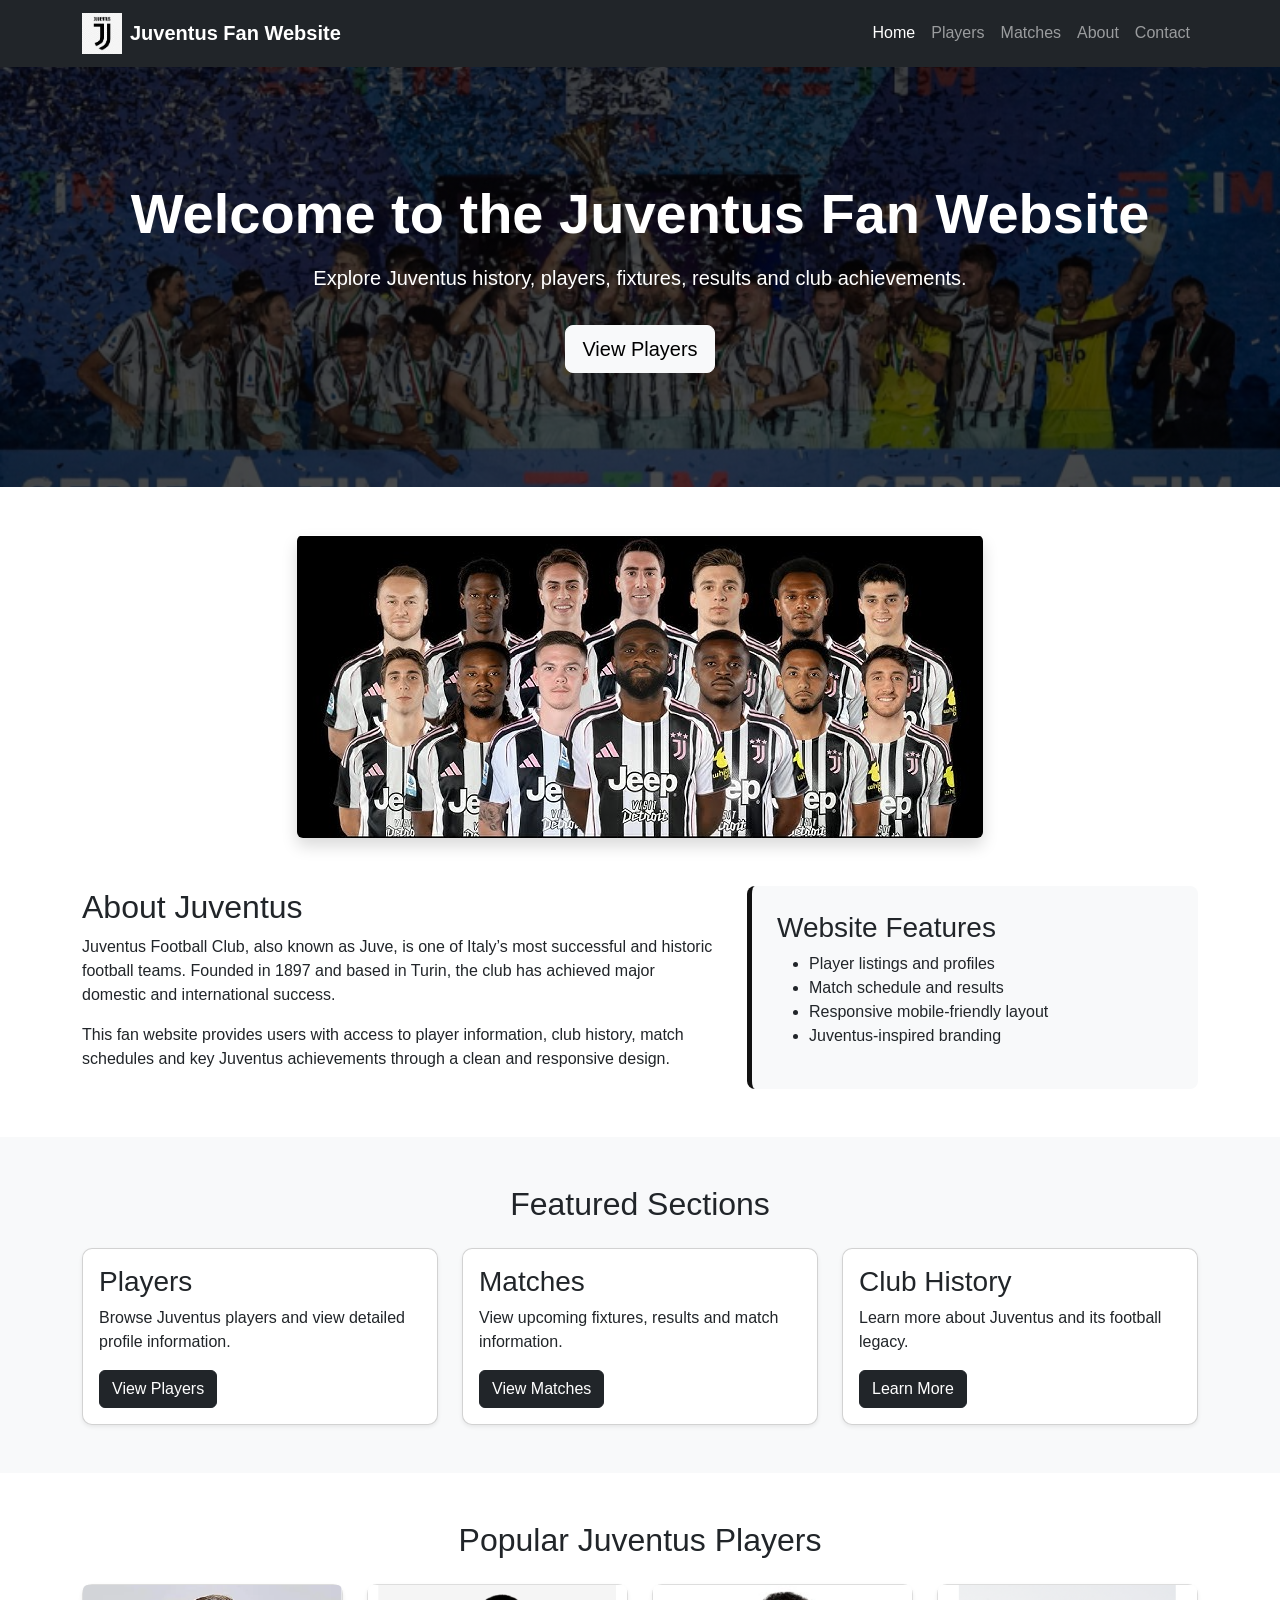
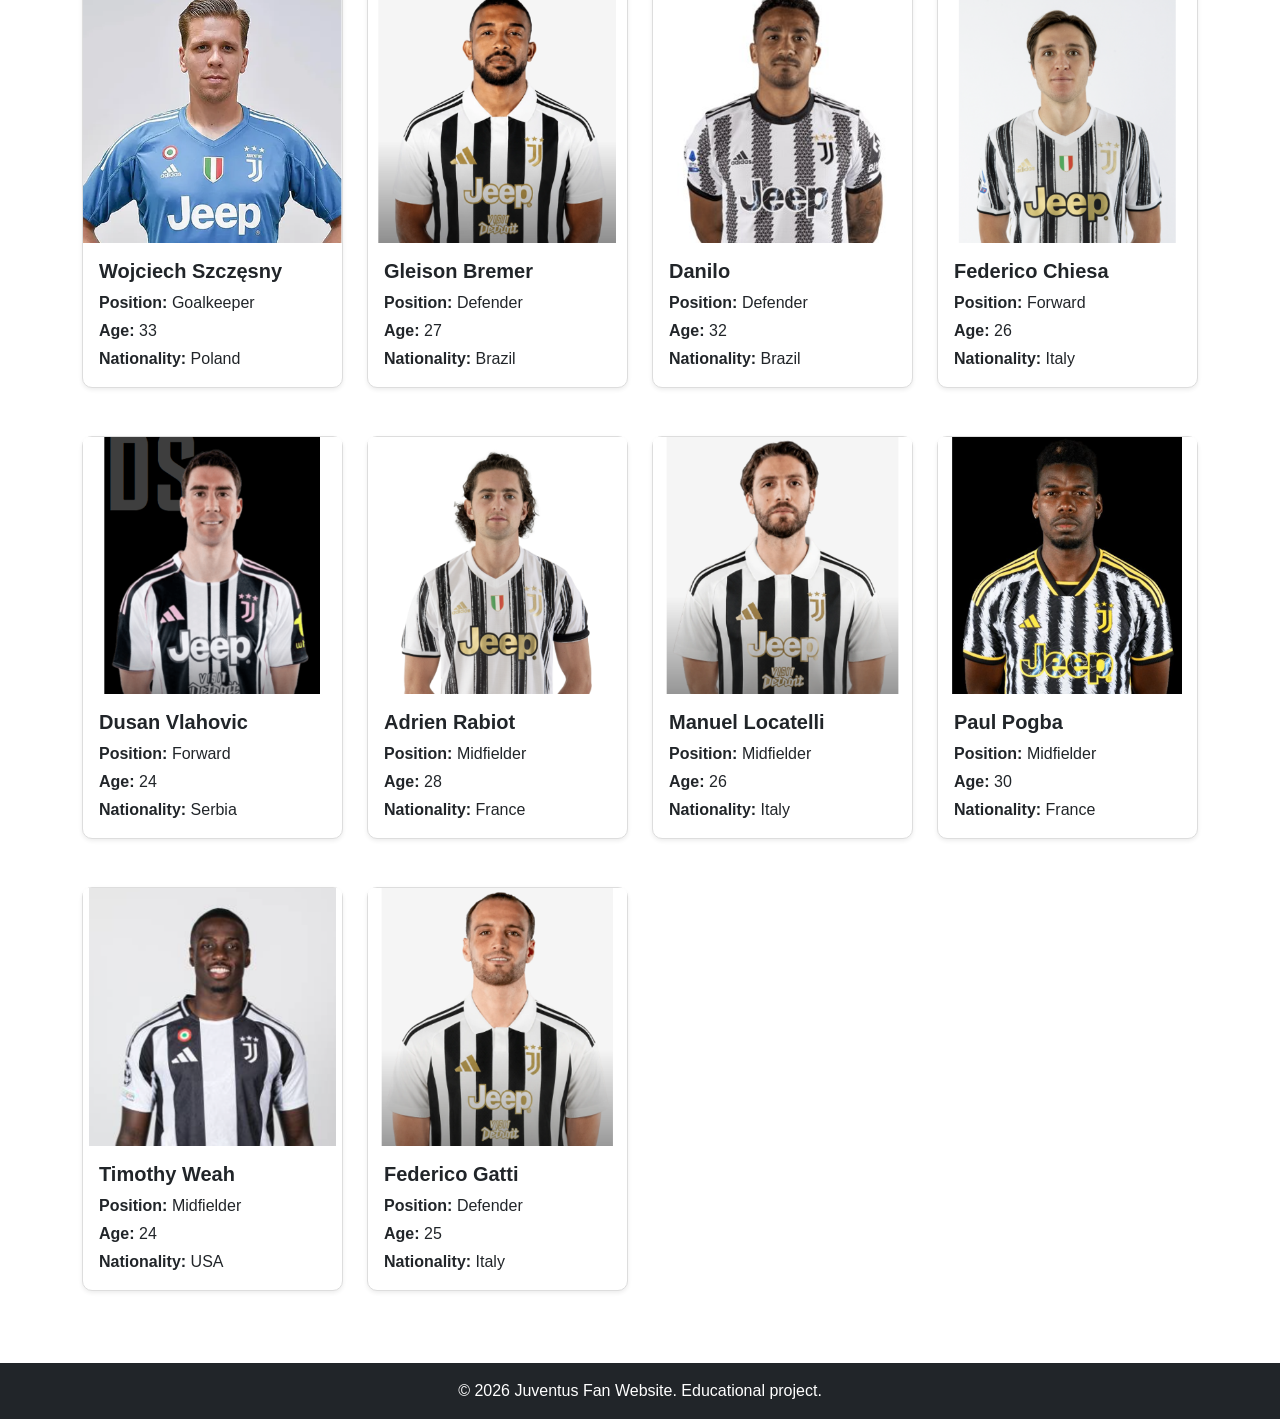
<file: index.html>
<!doctype html>
<html lang="en">
<head>
    <meta charset="UTF-8" />
    <meta name="viewport" content="width=device-width, initial-scale=1.0" />
    <meta name="description" content="A modern Juventus fan website featuring club history, players, match schedules and fan information." />

    <title>Juventus Fan Website - Home</title>

    <link href="https://cdn.jsdelivr.net/npm/bootstrap@5.3.3/dist/css/bootstrap.min.css" rel="stylesheet">
    <link href="css/styles.css" rel="stylesheet" type="text/css" />
</head>

<body>
    <nav class="navbar navbar-expand-lg navbar-dark bg-dark">
        <div class="container">
            <a class="navbar-brand fw-bold d-flex align-items-center" href="index.html">
    <img src="images/juventus-logo.png" alt="Juventus Logo" width="40" class="me-2">
    Juventus Fan Website
</a>
            <button class="navbar-toggler" type="button" data-bs-toggle="collapse" data-bs-target="#mainNavbar">
                <span class="navbar-toggler-icon"></span>
            </button>

            <div class="collapse navbar-collapse" id="mainNavbar">
                <ul class="navbar-nav ms-auto">
                    <li class="nav-item"><a class="nav-link active" href="index.html">Home</a></li>
                    <li class="nav-item"><a class="nav-link" href="players.html">Players</a></li>
                    <li class="nav-item"><a class="nav-link" href="matches.html">Matches</a></li>
                    <li class="nav-item"><a class="nav-link" href="about.html">About</a></li>
                    <li class="nav-item"><a class="nav-link" href="contact.html">Contact</a></li>
                </ul>
            </div>
        </div>
    </nav>

    <header class="hero-section text-white text-center d-flex align-items-center">
        <div class="container">
            <h1 class="display-4 fw-bold">Welcome to the Juventus Fan Website</h1>
            <p class="lead mt-3">
                Explore Juventus history, players, fixtures, results and club achievements.
            </p>
            <a href="players.html" class="btn btn-light btn-lg mt-3">View Players</a>
        </div>
    </header>

    <main>
        <section class="container my-5">
          <div class="text-center mb-5">
            <img src="images/team.png"
         alt="Juventus Team"
         class="img-fluid rounded shadow">
    </div>  
            <div class="row align-items-center">
                <div class="col-md-7">
                    <h2>About Juventus</h2>
                    <p>
                        Juventus Football Club, also known as Juve, is one of Italy’s most successful
                        and historic football teams. Founded in 1897 and based in Turin, the club has
                        achieved major domestic and international success.
                    </p>
                    <p>
                        This fan website provides users with access to player information, club history,
                        match schedules and key Juventus achievements through a clean and responsive design.
                    </p>
                </div>

                <div class="col-md-5">
                    <div class="info-card">
                        <h3>Website Features</h3>
                        <ul>
                            <li>Player listings and profiles</li>
                            <li>Match schedule and results</li>
                            <li>Responsive mobile-friendly layout</li>
                            <li>Juventus-inspired branding</li>
                        </ul>
                    </div>
                </div>
            </div>
        </section>

        <section class="bg-light py-5">
            <div class="container">
                <h2 class="text-center mb-4">Featured Sections</h2>

                <div class="row g-4">
                    <div class="col-md-4">
                        <div class="card h-100 shadow-sm">
                            <div class="card-body">
                                <h3 class="card-title">Players</h3>
                                <p class="card-text">
                                    Browse Juventus players and view detailed profile information.
                                </p>
                                <a href="players.html" class="btn btn-dark">View Players</a>
                            </div>
                        </div>
                    </div>

                    <div class="col-md-4">
                        <div class="card h-100 shadow-sm">
                            <div class="card-body">
                                <h3 class="card-title">Matches</h3>
                                <p class="card-text">
                                    View upcoming fixtures, results and match information.
                                </p>
                                <a href="matches.html" class="btn btn-dark">View Matches</a>
                            </div>
                        </div>
                    </div>

                    <div class="col-md-4">
                        <div class="card h-100 shadow-sm">
                            <div class="card-body">
                                <h3 class="card-title">Club History</h3>
                                <p class="card-text">
                                    Learn more about Juventus and its football legacy.
                                </p>
                                <a href="about.html" class="btn btn-dark">Learn More</a>
                            </div>
                        </div>
                    </div>
                </div>
            </div>
        </section>

        <section class="container my-5">
            <h2 class="text-center mb-4">Popular Juventus Players</h2>
            <div id="players" class="row g-4"></div>
        </section>
    </main>

    <footer class="bg-dark text-white text-center py-3">
        <p class="mb-0">&copy; 2026 Juventus Fan Website. Educational project.</p>
    </footer>

    <script src="js/main.js"></script>
    <script src="https://cdn.jsdelivr.net/npm/bootstrap@5.3.3/dist/js/bootstrap.bundle.min.js"></script>
</body>
</html>
</file>
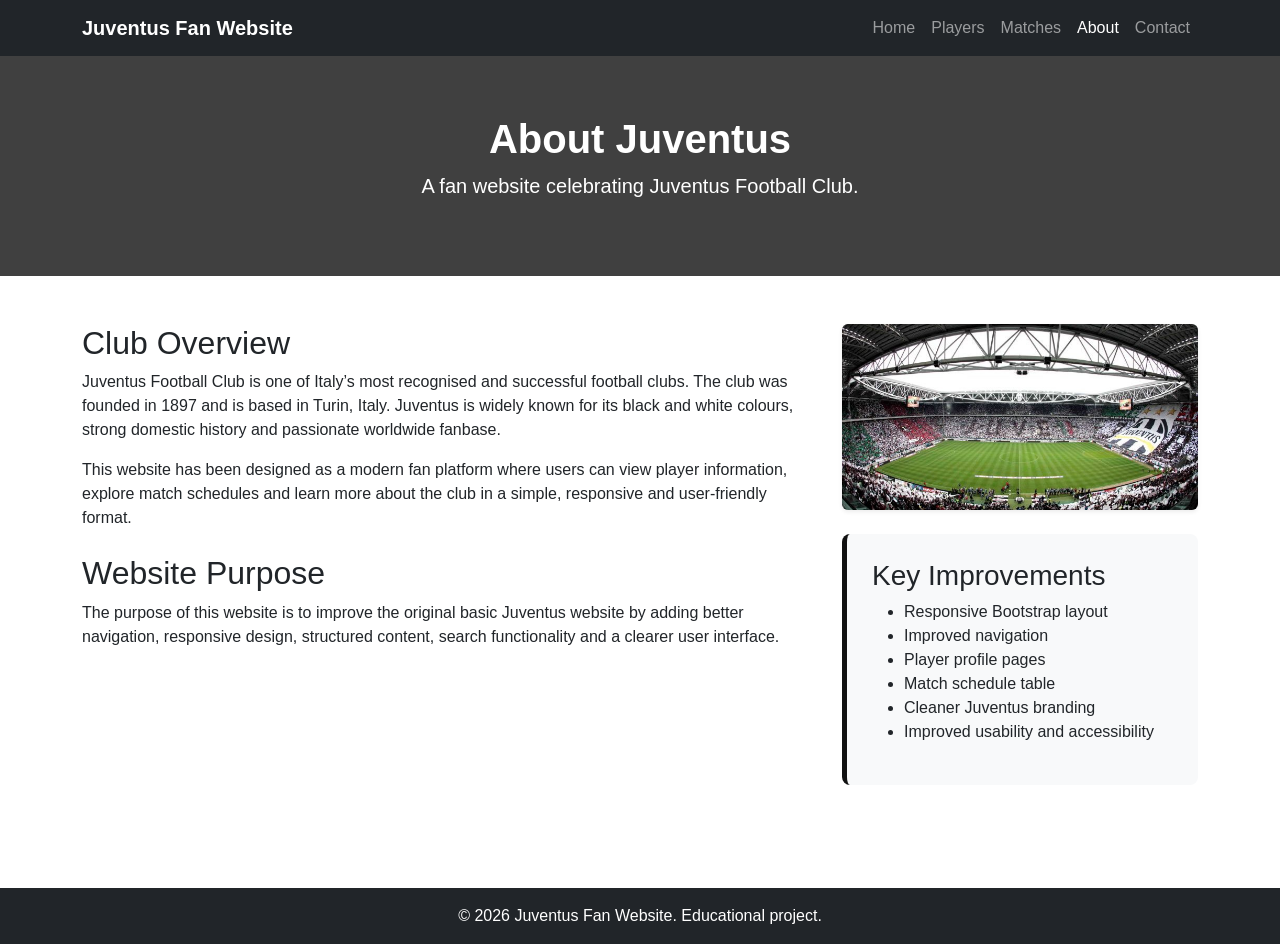
<file: about.html>
<!doctype html>
<html lang="en">
<head>
    <meta charset="UTF-8" />
    <meta name="viewport" content="width=device-width, initial-scale=1.0" />
    <meta name="description" content="Learn about Juventus Football Club history, achievements and website purpose." />

    <title>Juventus Fan Website - About</title>

    <link href="https://cdn.jsdelivr.net/npm/bootstrap@5.3.3/dist/css/bootstrap.min.css" rel="stylesheet">
    <link href="css/styles.css" rel="stylesheet" type="text/css" />
</head>

<body>
    <nav class="navbar navbar-expand-lg navbar-dark bg-dark">
        <div class="container">
            <a class="navbar-brand fw-bold" href="index.html">Juventus Fan Website</a>

            <button class="navbar-toggler" type="button" data-bs-toggle="collapse" data-bs-target="#mainNavbar">
                <span class="navbar-toggler-icon"></span>
            </button>

            <div class="collapse navbar-collapse" id="mainNavbar">
                <ul class="navbar-nav ms-auto">
                    <li class="nav-item"><a class="nav-link" href="index.html">Home</a></li>
                    <li class="nav-item"><a class="nav-link" href="players.html">Players</a></li>
                    <li class="nav-item"><a class="nav-link" href="matches.html">Matches</a></li>
                    <li class="nav-item"><a class="nav-link active" href="about.html">About</a></li>
                    <li class="nav-item"><a class="nav-link" href="contact.html">Contact</a></li>
                </ul>
            </div>
        </div>
    </nav>

    <header class="page-header text-white text-center py-5">
        <div class="container">
            <h1 class="fw-bold">About Juventus</h1>
            <p class="lead">A fan website celebrating Juventus Football Club.</p>
        </div>
    </header>

    <main class="container my-5">
        <section class="row g-4">
            <div class="col-md-8">
                <h2>Club Overview</h2>
                <p>
                    Juventus Football Club is one of Italy’s most recognised and successful football clubs.
                    The club was founded in 1897 and is based in Turin, Italy. Juventus is widely known for
                    its black and white colours, strong domestic history and passionate worldwide fanbase.
                </p>

                <p>
                    This website has been designed as a modern fan platform where users can view player
                    information, explore match schedules and learn more about the club in a simple,
                    responsive and user-friendly format.
                </p>

                <h2 class="mt-4">Website Purpose</h2>
                <p>
                    The purpose of this website is to improve the original basic Juventus website by adding
                    better navigation, responsive design, structured content, search functionality and a
                    clearer user interface.
                </p>
            </div>

            <div class="col-md-4">
                <img src="images/stadium.png"
                    alt="Juventus Stadium"
                    class="img-fluid rounded shadow-sm mb-4">
                <div class="info-card">
                    <h3>Key Improvements</h3>
                    <ul>
                        <li>Responsive Bootstrap layout</li>
                        <li>Improved navigation</li>
                        <li>Player profile pages</li>
                        <li>Match schedule table</li>
                        <li>Cleaner Juventus branding</li>
                        <li>Improved usability and accessibility</li>
                    </ul>
                </div>
            </div>
        </section>
    </main>

    <footer class="bg-dark text-white text-center py-3">
        <p class="mb-0">&copy; 2026 Juventus Fan Website. Educational project.</p>
    </footer>

    <script src="https://cdn.jsdelivr.net/npm/bootstrap@5.3.3/dist/js/bootstrap.bundle.min.js"></script>
</body>
</html>
</file>
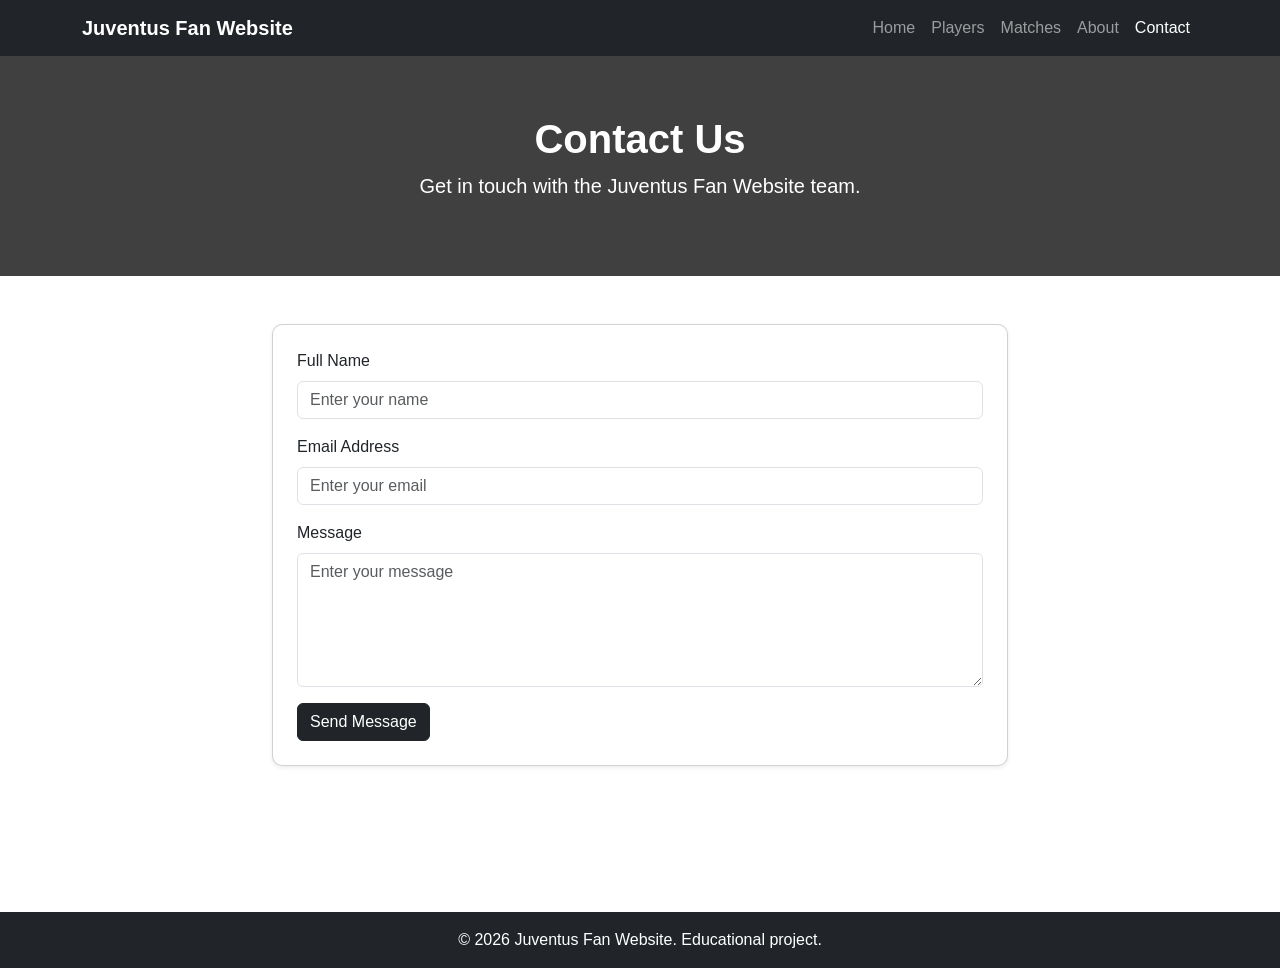
<file: contact.html>
<!doctype html>
<html lang="en">
<head>
    <meta charset="UTF-8" />
    <meta name="viewport" content="width=device-width, initial-scale=1.0" />
    <meta name="description" content="Contact the Juventus Fan Website team." />

    <title>Juventus Fan Website - Contact</title>

    <link href="https://cdn.jsdelivr.net/npm/bootstrap@5.3.3/dist/css/bootstrap.min.css" rel="stylesheet">
    <link href="css/styles.css" rel="stylesheet" type="text/css" />
</head>

<body>
    <nav class="navbar navbar-expand-lg navbar-dark bg-dark">
        <div class="container">
            <a class="navbar-brand fw-bold" href="index.html">Juventus Fan Website</a>

            <button class="navbar-toggler" type="button" data-bs-toggle="collapse" data-bs-target="#mainNavbar">
                <span class="navbar-toggler-icon"></span>
            </button>

            <div class="collapse navbar-collapse" id="mainNavbar">
                <ul class="navbar-nav ms-auto">
                    <li class="nav-item"><a class="nav-link" href="index.html">Home</a></li>
                    <li class="nav-item"><a class="nav-link" href="players.html">Players</a></li>
                    <li class="nav-item"><a class="nav-link" href="matches.html">Matches</a></li>
                    <li class="nav-item"><a class="nav-link" href="about.html">About</a></li>
                    <li class="nav-item"><a class="nav-link active" href="contact.html">Contact</a></li>
                </ul>
            </div>
        </div>
    </nav>

    <header class="page-header text-white text-center py-5">
        <div class="container">
            <h1 class="fw-bold">Contact Us</h1>
            <p class="lead">Get in touch with the Juventus Fan Website team.</p>
        </div>
    </header>

    <main class="container my-5">
        <div class="row justify-content-center">
            <div class="col-md-8">
                <div class="card shadow-sm p-4">
                    <form>
                        <div class="mb-3">
                            <label for="name" class="form-label">Full Name</label>
                            <input type="text" class="form-control" id="name" placeholder="Enter your name">
                        </div>

                        <div class="mb-3">
                            <label for="email" class="form-label">Email Address</label>
                            <input type="email" class="form-control" id="email" placeholder="Enter your email">
                        </div>

                        <div class="mb-3">
                            <label for="message" class="form-label">Message</label>
                            <textarea class="form-control" id="message" rows="5" placeholder="Enter your message"></textarea>
                        </div>

                        <button type="submit" class="btn btn-dark">
                            Send Message
                        </button>
                    </form>
                </div>
            </div>
        </div>
    </main>

    <footer class="bg-dark text-white text-center py-3">
        <p class="mb-0">&copy; 2026 Juventus Fan Website. Educational project.</p>
    </footer>

    <script src="https://cdn.jsdelivr.net/npm/bootstrap@5.3.3/dist/js/bootstrap.bundle.min.js"></script>
</body>
</html>
</file>
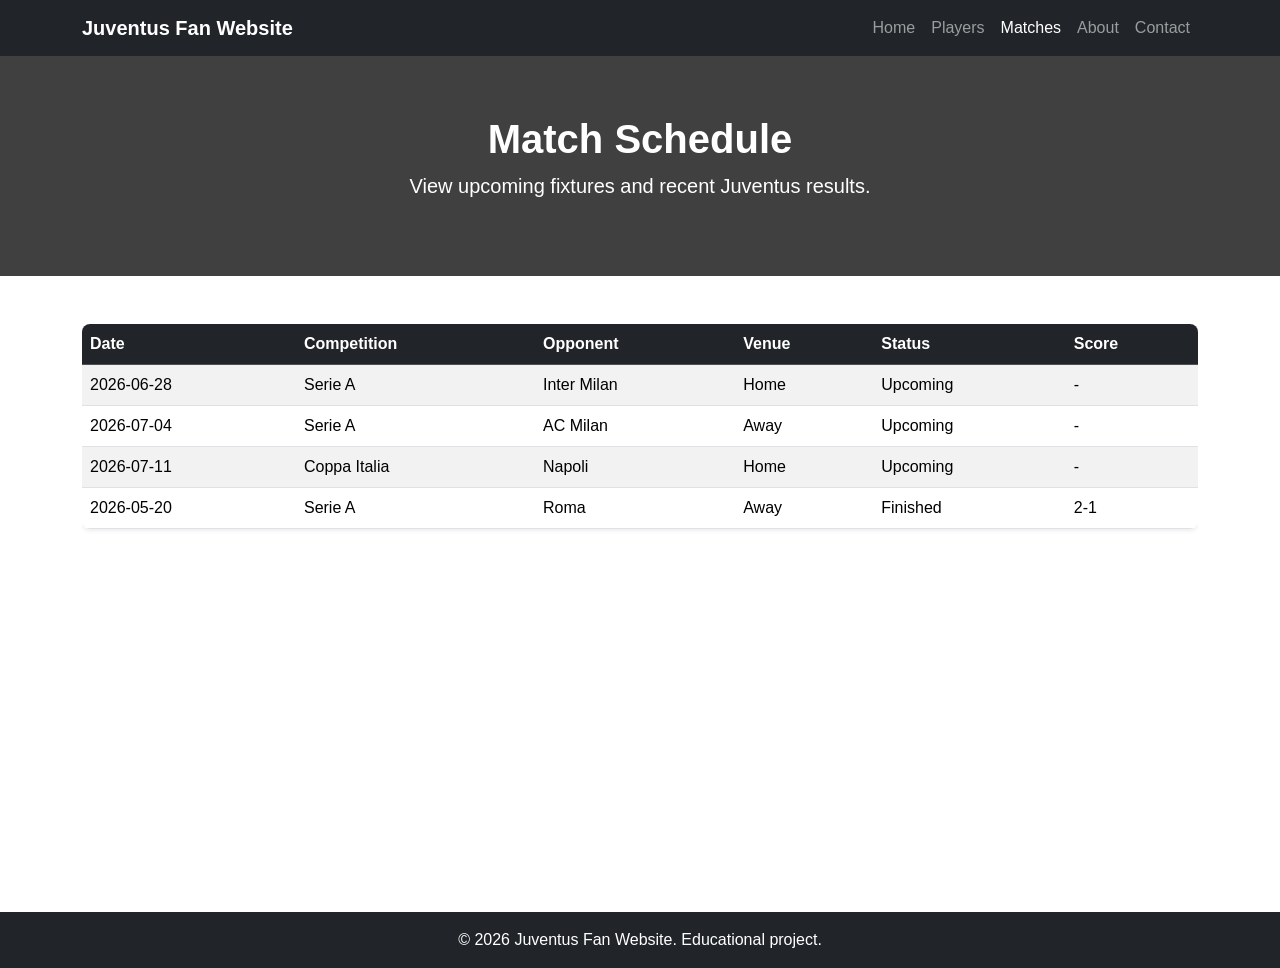
<file: matches.html>
<!doctype html>
<html lang="en">
<head>
    <meta charset="UTF-8" />
    <meta name="viewport" content="width=device-width, initial-scale=1.0" />
    <meta name="description" content="View Juventus fixtures, match results and competition information." />

    <title>Juventus Fan Website - Matches</title>

    <link href="https://cdn.jsdelivr.net/npm/bootstrap@5.3.3/dist/css/bootstrap.min.css" rel="stylesheet">
    <link href="css/styles.css" rel="stylesheet" type="text/css" />
</head>

<body>
    <nav class="navbar navbar-expand-lg navbar-dark bg-dark">
        <div class="container">
            <a class="navbar-brand fw-bold" href="index.html">Juventus Fan Website</a>

            <button class="navbar-toggler" type="button" data-bs-toggle="collapse" data-bs-target="#mainNavbar">
                <span class="navbar-toggler-icon"></span>
            </button>

            <div class="collapse navbar-collapse" id="mainNavbar">
                <ul class="navbar-nav ms-auto">
                    <li class="nav-item"><a class="nav-link" href="index.html">Home</a></li>
                    <li class="nav-item"><a class="nav-link" href="players.html">Players</a></li>
                    <li class="nav-item"><a class="nav-link active" href="matches.html">Matches</a></li>
                    <li class="nav-item"><a class="nav-link" href="about.html">About</a></li>
                    <li class="nav-item"><a class="nav-link" href="contact.html">Contact</a></li>
                </ul>
            </div>
        </div>
    </nav>

    <header class="page-header text-white text-center py-5">
        <div class="container">
            <h1 class="fw-bold">Match Schedule</h1>
            <p class="lead">View upcoming fixtures and recent Juventus results.</p>
        </div>
    </header>

    <main class="container my-5">
        <div class="table-responsive">
            <table class="table table-striped table-hover shadow-sm">
                <thead class="table-dark">
                    <tr>
                        <th>Date</th>
                        <th>Competition</th>
                        <th>Opponent</th>
                        <th>Venue</th>
                        <th>Status</th>
                        <th>Score</th>
                    </tr>
                </thead>

                <tbody>
                    <tr>
                        <td>2026-06-28</td>
                        <td>Serie A</td>
                        <td>Inter Milan</td>
                        <td>Home</td>
                        <td>Upcoming</td>
                        <td>-</td>
                    </tr>

                    <tr>
                        <td>2026-07-04</td>
                        <td>Serie A</td>
                        <td>AC Milan</td>
                        <td>Away</td>
                        <td>Upcoming</td>
                        <td>-</td>
                    </tr>

                    <tr>
                        <td>2026-07-11</td>
                        <td>Coppa Italia</td>
                        <td>Napoli</td>
                        <td>Home</td>
                        <td>Upcoming</td>
                        <td>-</td>
                    </tr>

                    <tr>
                        <td>2026-05-20</td>
                        <td>Serie A</td>
                        <td>Roma</td>
                        <td>Away</td>
                        <td>Finished</td>
                        <td>2-1</td>
                    </tr>
                </tbody>
            </table>
        </div>
    </main>

    <footer class="bg-dark text-white text-center py-3">
        <p class="mb-0">&copy; 2026 Juventus Fan Website. Educational project.</p>
    </footer>

    <script src="https://cdn.jsdelivr.net/npm/bootstrap@5.3.3/dist/js/bootstrap.bundle.min.js"></script>
</body>
</html>
</file>
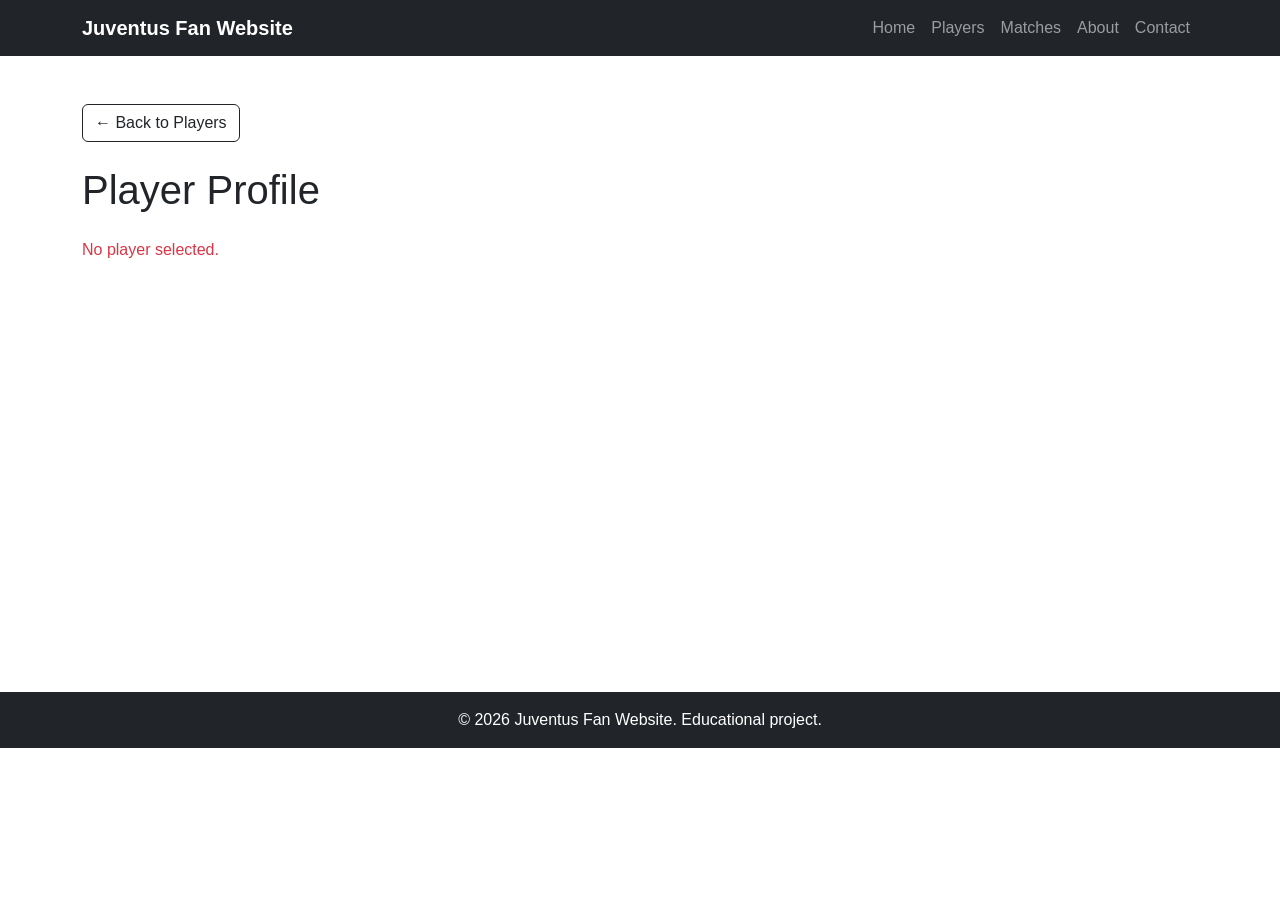
<file: player.html>
<!doctype html>
<html lang="en">
<head>
    <meta charset="UTF-8">
    <meta name="viewport" content="width=device-width, initial-scale=1.0">
    <meta name="description" content="View detailed Juventus player information, statistics, nationality, position and career highlights.">

    <title>Juventus Fan Website - Player Profile</title>

    <link href="https://cdn.jsdelivr.net/npm/bootstrap@5.3.3/dist/css/bootstrap.min.css" rel="stylesheet">
    <link href="css/styles.css" rel="stylesheet">
</head>

<body>

    <!-- Navigation -->
    <nav class="navbar navbar-expand-lg navbar-dark bg-dark">
        <div class="container">
            <a class="navbar-brand fw-bold" href="index.html">Juventus Fan Website</a>

            <button class="navbar-toggler" type="button" data-bs-toggle="collapse" data-bs-target="#mainNavbar">
                <span class="navbar-toggler-icon"></span>
            </button>

            <div class="collapse navbar-collapse" id="mainNavbar">
                <ul class="navbar-nav ms-auto">
                    <li class="nav-item"><a class="nav-link" href="index.html">Home</a></li>
                    <li class="nav-item"><a class="nav-link" href="players.html">Players</a></li>
                    <li class="nav-item"><a class="nav-link" href="matches.html">Matches</a></li>
                    <li class="nav-item"><a class="nav-link" href="about.html">About</a></li>
                    <li class="nav-item"><a class="nav-link" href="contact.html">Contact</a></li>
                </ul>
            </div>
        </div>
    </nav>

    <!-- Main Content -->
    <main class="container my-5">

        <a href="players.html" class="btn btn-outline-dark mb-4">
            ← Back to Players
        </a>

        <section class="player-profile-card">
            <h1 class="mb-4">Player Profile</h1>

            <div id="player"></div>
        </section>

    </main>

    <!-- Footer -->
    <footer class="bg-dark text-white text-center py-3">
        <p class="mb-0">
            &copy; 2026 Juventus Fan Website. Educational project.
        </p>
    </footer>

    <!-- Player Profile Script -->
    <script>

        const urlParams = new URLSearchParams(window.location.search);
        const playerId = urlParams.get('id');

        const playerDiv = document.getElementById('player');

        if (!playerId) {

            playerDiv.innerHTML = `
                <p class="text-danger">
                    No player selected.
                </p>
            `;

        } else {

            fetch('data/profiles/' + playerId + '.json?v=' + new Date().getTime())

                .then(response => {

                    if (!response.ok) {
                        throw new Error('Player profile could not be loaded.');
                    }

                    return response.json();
                })

                .then(data => {

                    let detailsOutput = '';

                    Object.keys(data).forEach(key => {

                        if (key !== 'id' && key !== 'image') {

                            detailsOutput += `
                                <p>
                                    <strong>${key}:</strong> ${data[key]}
                                </p>
                            `;
                        }

                    });

                    playerDiv.innerHTML = `

                        <div class="card shadow-sm p-4">

                            <div class="row align-items-start">

                                <div class="col-md-7">

                                    ${detailsOutput}

                                </div>

                                <div class="col-md-5 text-center">

                                <img
                                    src="${data.image}"
                                    alt="${data.player}"
                                    class="profile-photo img-fluid"
                                >

                                </div>

                            </div>

                        </div>

                    `;

                })

                .catch(error => {

                    playerDiv.innerHTML = `
                        <p class="text-danger">
                            ${error.message}
                        </p>
                    `;

                });

        }

    </script>

    <script src="https://cdn.jsdelivr.net/npm/bootstrap@5.3.3/dist/js/bootstrap.bundle.min.js"></script>

</body>
</html>
</file>
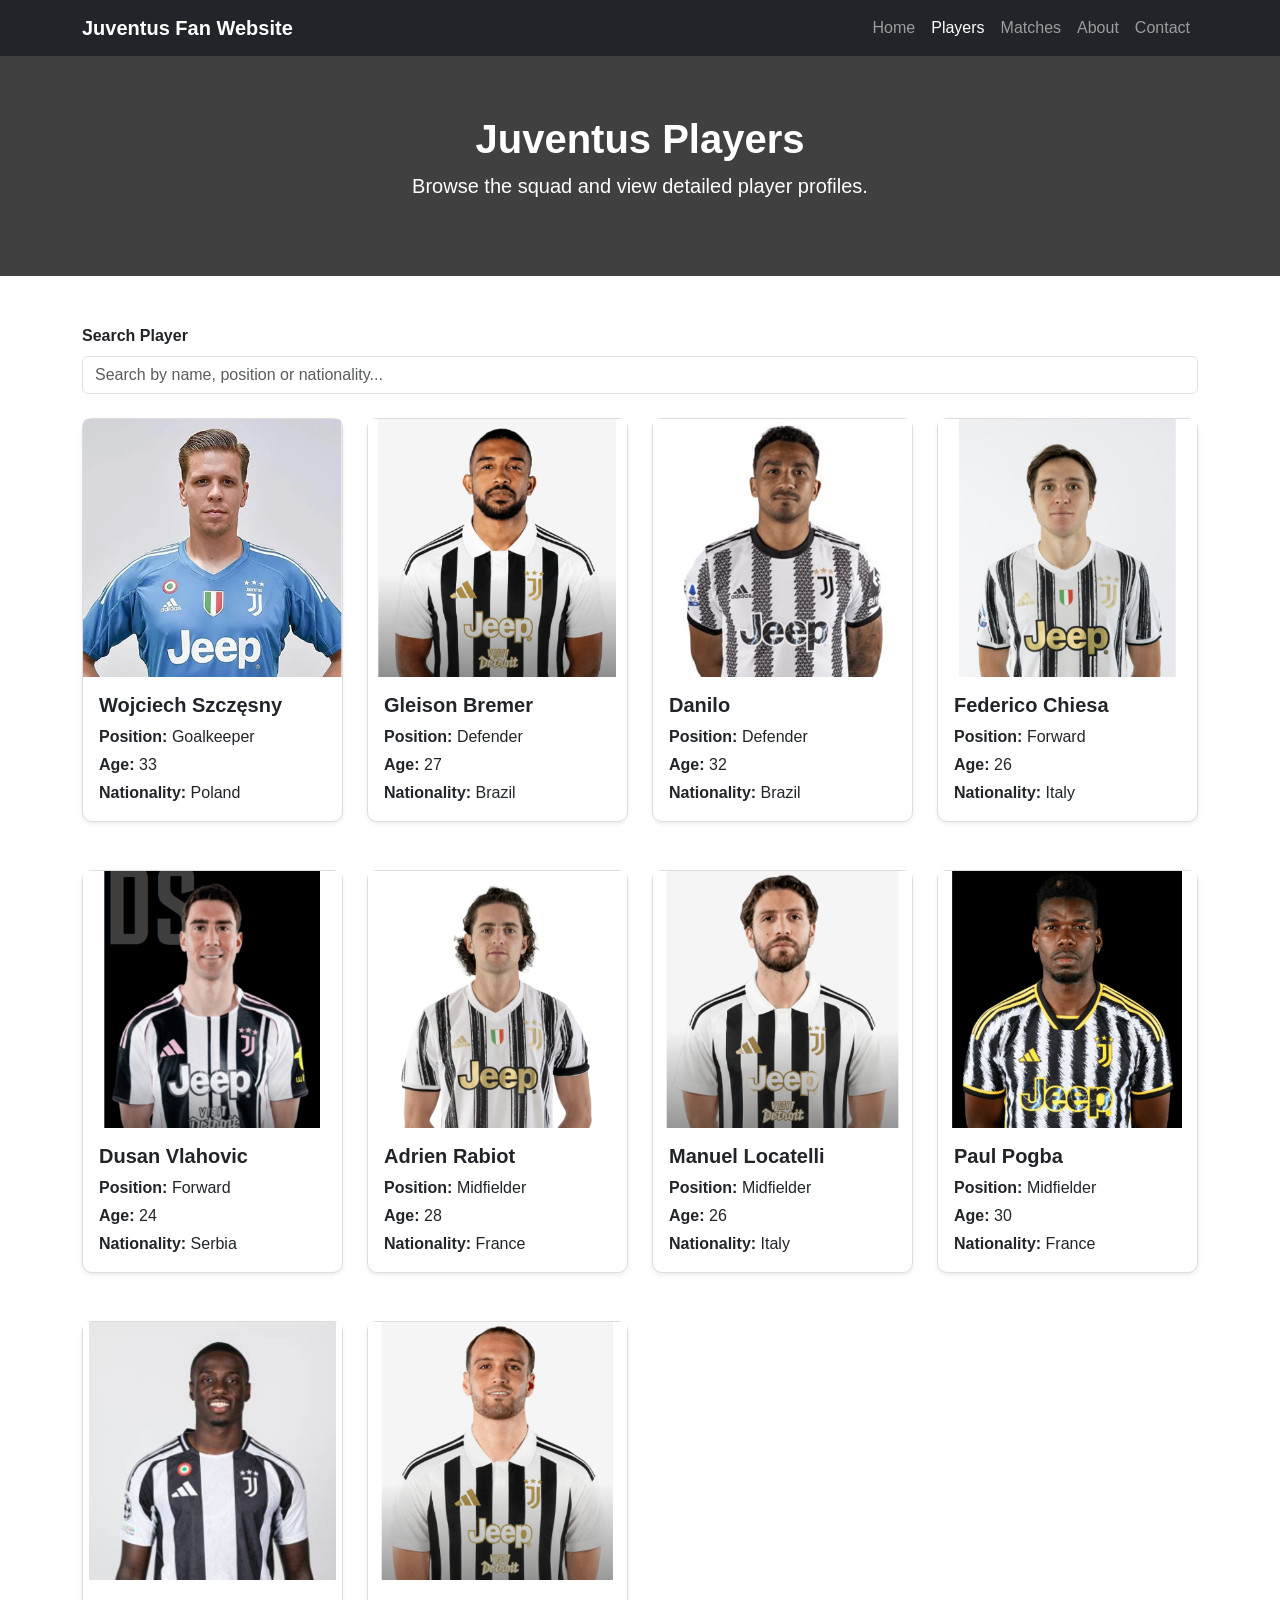
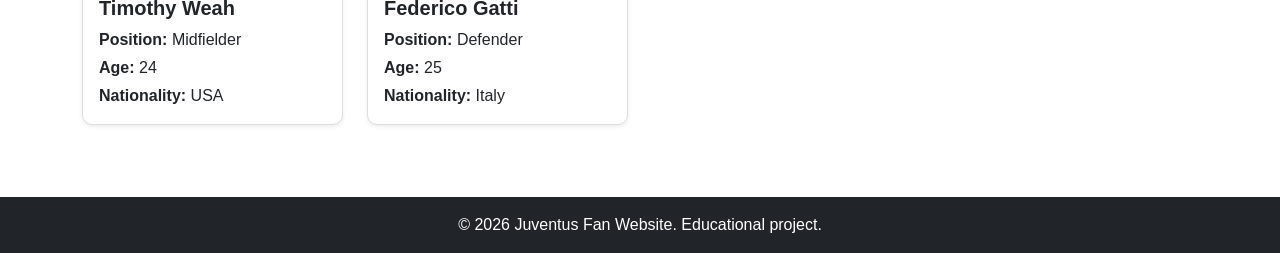
<file: players.html>
<!doctype html>
<html lang="en">
<head>
    <meta charset="UTF-8" />
    <meta name="viewport" content="width=device-width, initial-scale=1.0" />
    <meta name="description" content="Browse Juventus players by name, position, age and nationality." />

    <title>Juventus Fan Website - Players</title>

    <link href="https://cdn.jsdelivr.net/npm/bootstrap@5.3.3/dist/css/bootstrap.min.css" rel="stylesheet">
    <link href="css/styles.css" rel="stylesheet" type="text/css" />
</head>

<body>
    <nav class="navbar navbar-expand-lg navbar-dark bg-dark">
        <div class="container">
            <a class="navbar-brand fw-bold" href="index.html">Juventus Fan Website</a>

            <button class="navbar-toggler" type="button" data-bs-toggle="collapse" data-bs-target="#mainNavbar">
                <span class="navbar-toggler-icon"></span>
            </button>

            <div class="collapse navbar-collapse" id="mainNavbar">
                <ul class="navbar-nav ms-auto">
                    <li class="nav-item"><a class="nav-link" href="index.html">Home</a></li>
                    <li class="nav-item"><a class="nav-link active" href="players.html">Players</a></li>
                    <li class="nav-item"><a class="nav-link" href="matches.html">Matches</a></li>
                    <li class="nav-item"><a class="nav-link" href="about.html">About</a></li>
                    <li class="nav-item"><a class="nav-link" href="contact.html">Contact</a></li>
                </ul>
            </div>
        </div>
    </nav>

    <header class="page-header text-white text-center py-5">
        <div class="container">
            <h1 class="fw-bold">Juventus Players</h1>
            <p class="lead">Browse the squad and view detailed player profiles.</p>
        </div>
    </header>

    <main class="container my-5">
        <section class="mb-4">
            <label for="searchInput" class="form-label fw-bold">Search Player</label>
            <input type="text" id="searchInput" class="form-control" placeholder="Search by name, position or nationality...">
        </section>

        <section>
            <div id="players" class="row g-4"></div>
        </section>
    </main>

    <footer class="bg-dark text-white text-center py-3">
        <p class="mb-0">&copy; 2026 Juventus Fan Website. Educational project.</p>
    </footer>

    <script src="js/main.js"></script>
<script src="https://cdn.jsdelivr.net/npm/bootstrap@5.3.3/dist/js/bootstrap.bundle.min.js"></script>
</body>
</html>
</file>
<file: css/styles.css>
body {
    font-family: Arial, Helvetica, sans-serif;
    background-color: #ffffff;
}

.hero-section {
    min-height: 420px;
    background:
        linear-gradient(rgba(0, 0, 0, 0.70), rgba(0, 0, 0, 0.70)),
        url('../images/hero-background.png');

    background-size: cover;
    background-position: center;
    background-repeat: no-repeat;
}

.info-card {
    background-color: #f8f9fa;
    padding: 25px;
    border-left: 5px solid #111111;
    border-radius: 8px;
}

.player-card {
    border: 1px solid #ddd;
    transition: transform 0.2s ease, box-shadow 0.2s ease;
}

.player-card:hover {
    transform: translateY(-5px);
    box-shadow: 0 8px 20px rgba(0, 0, 0, 0.15);
}

.player-card .card-title {
    font-weight: bold;
}

footer {
    margin-top: 40px;
}

.page-header {
    background: linear-gradient(rgba(0, 0, 0, 0.75), rgba(0, 0, 0, 0.75));
    min-height: 220px;
    display: flex;
    align-items: center;
}

.navbar {
    border-radius: 0;
}

main {
    min-height: 60vh;
}

.card {
    border-radius: 10px;
}

.btn-dark {
    border-radius: 6px;
}

.table {
    border-radius: 8px;
    overflow: hidden;
}

input,
textarea {
    border-radius: 6px;
}

@media (max-width: 768px) {
    .hero-section {
        min-height: 300px;
        padding: 40px 20px;
    }

    .hero-section h1,
    .page-header h1 {
        font-size: 2rem;
    }

    .navbar-brand {
        font-size: 1rem;
    }

    main {
        padding-left: 10px;
        padding-right: 10px;
    }
    .player-photo {
        width: 100%;
        height: 350px;
        object-fit: cover;
        object-position: center top;
        display: block;
}

    .profile-photo {
        width: 100px;
        max-width: 300px;
        height: 380px;
        object-fit: contain;
        object-position: center;
        background-color: white;
        padding: 10px;
    }
    
}
</file>
